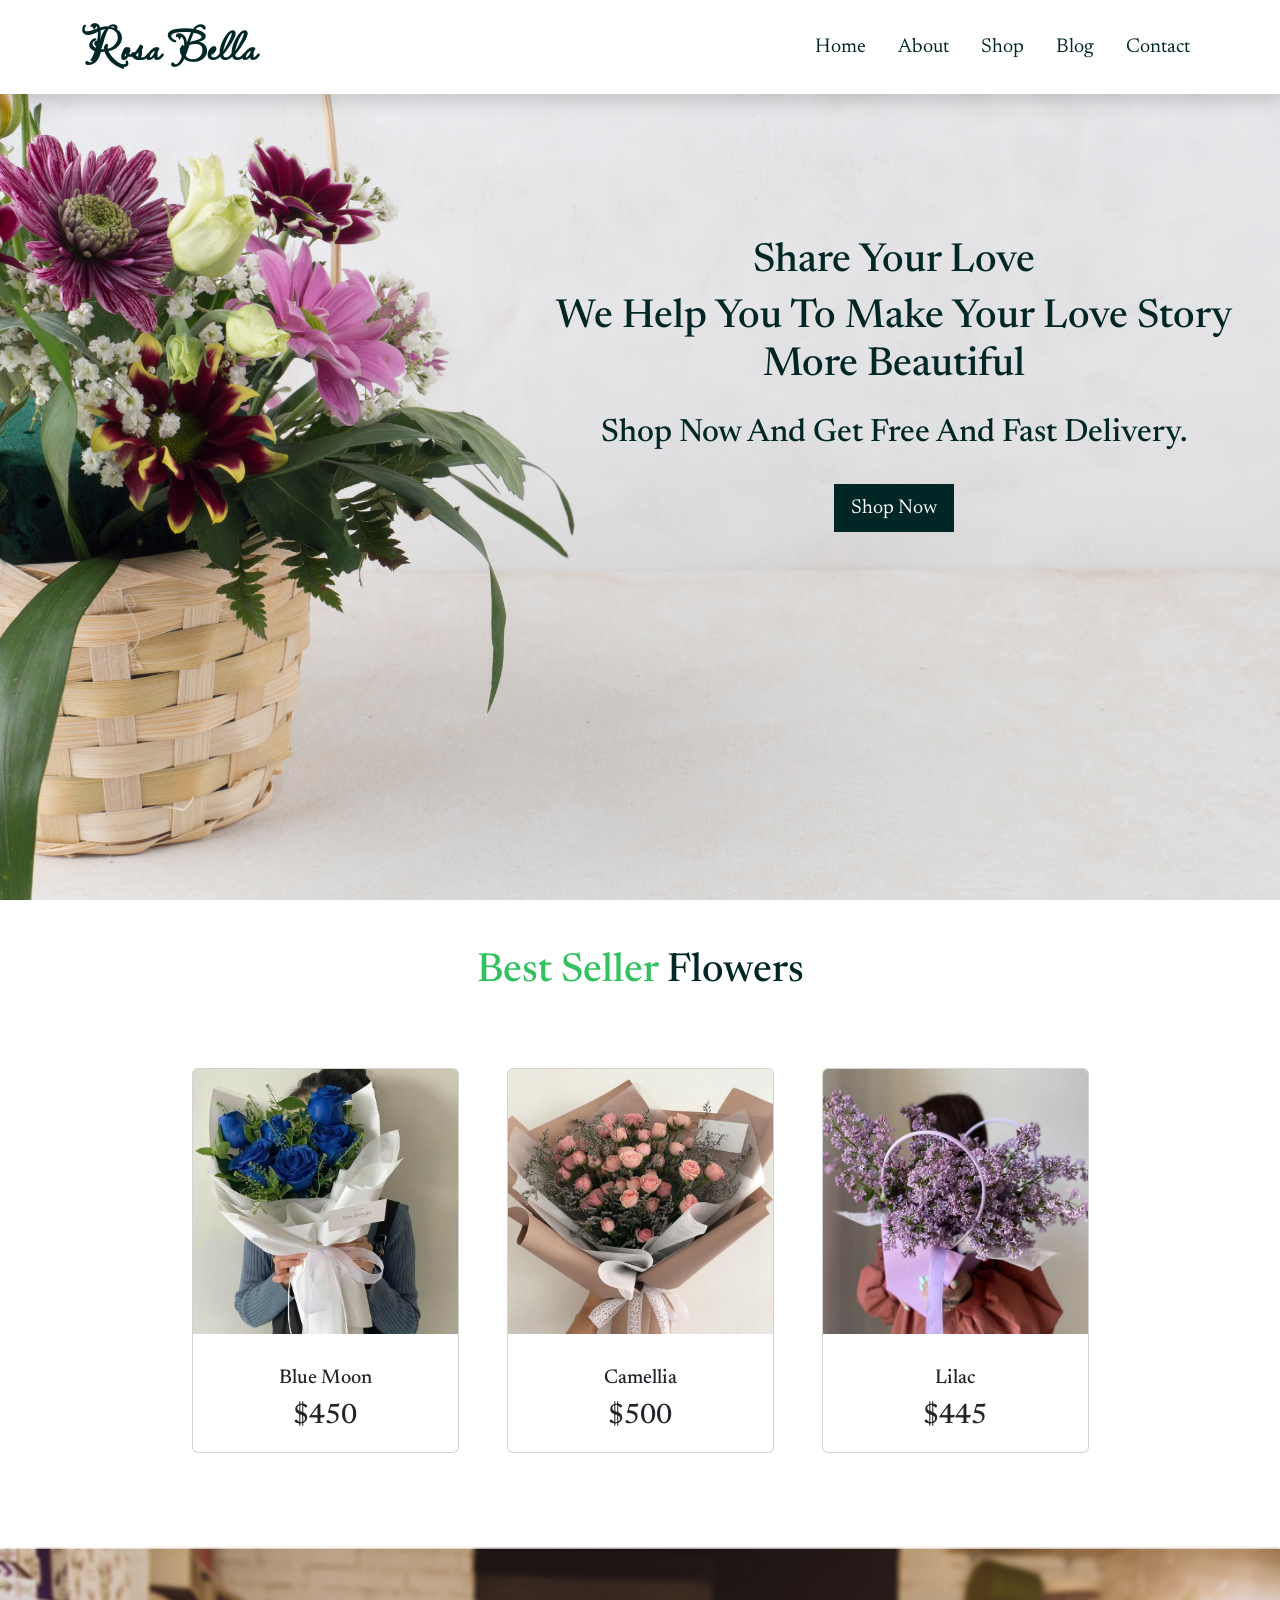
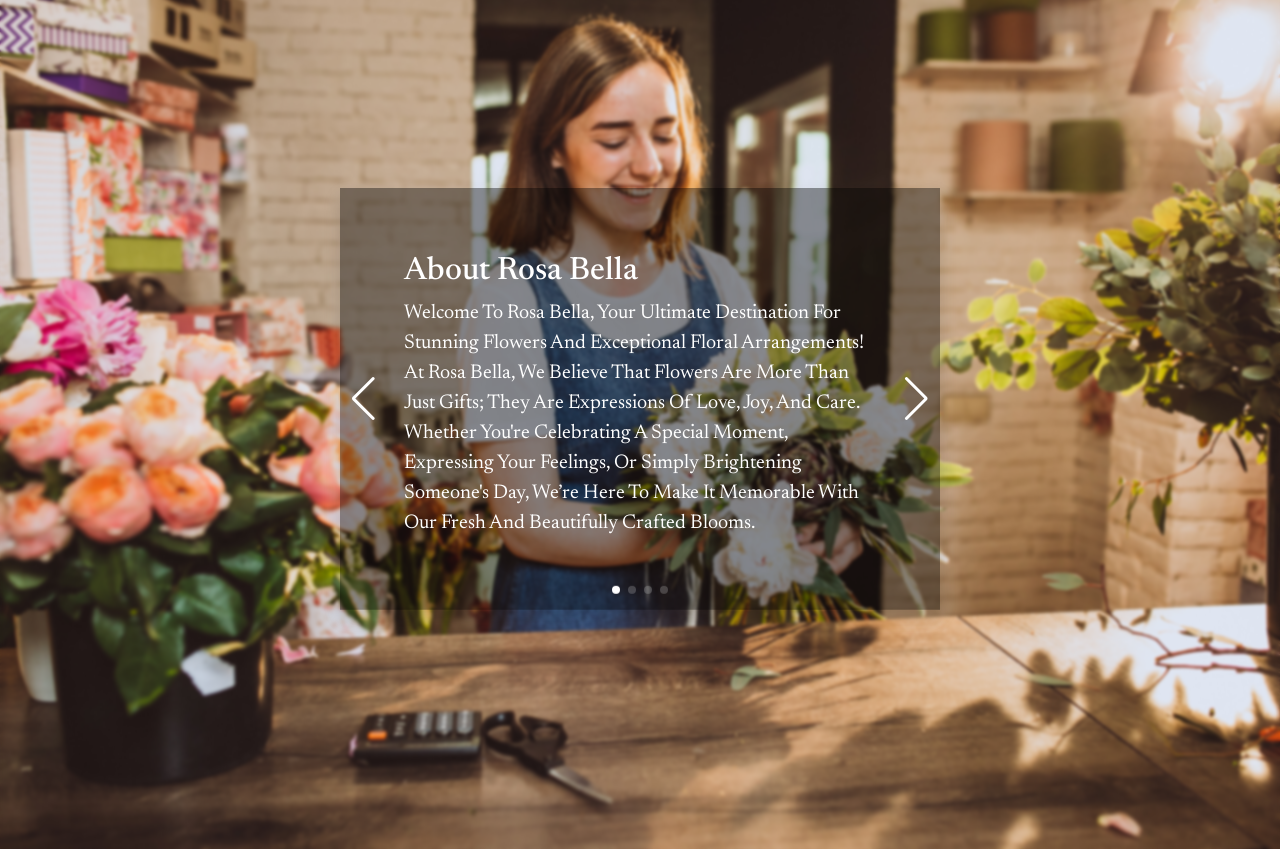
<file: index.html>
<!DOCTYPE html>
<html lang="en">
<head>
    <meta charset="UTF-8">
    <meta name="viewport" content="width=device-width, initial-scale=1.0">
    <link rel="preconnect" href="https://fonts.googleapis.com">
    <link rel="preconnect" href="https://fonts.gstatic.com" crossorigin>
    <link href="https://fonts.googleapis.com/css2?family=Markazi+Text:wght@400..700&family=Newsreader:ital,opsz,wght@0,6..72,200..800;1,6..72,200..800&display=swap" rel="stylesheet">
    <link href="https://cdnjs.cloudflare.com/ajax/libs/font-awesome/6.0.0/css/all.min.css" rel="stylesheet">
    <link href="https://fonts.googleapis.com/css2?family=Lavishly+Yours&display=swap" rel="stylesheet">
    <title>Home</title>
    <link rel="stylesheet" href="https://unpkg.com/swiper/swiper-bundle.min.css" />
    <script src="https://unpkg.com/swiper/swiper-bundle.min.js"></script>
    <link rel="stylesheet" href="https://cdnjs.cloudflare.com/ajax/libs/bootstrap/5.3.0/css/bootstrap.min.css">
    <script src="https://cdnjs.cloudflare.com/ajax/libs/bootstrap/5.3.0/js/bootstrap.bundle.min.js"></script>
    <link rel="stylesheet" href="style.css">
</head>
<body class="m-0 p-0">
  <header class="header bg">
    <nav class="navbar navbar-expand-lg navbar-light bg-white shadow">
      <div class="container">
        <a class="navbar-brand" href="home.html" style="font-family:Lavishly Yours, serif;font-weight: 600;font-size: 45px;">rosa bella</a>
        <button class="navbar-toggler" type="button" data-bs-toggle="collapse" data-bs-target="#navbarNav" aria-controls="navbarNav" aria-expanded="false" aria-label="Toggle navigation">
          <span class="navbar-toggler-icon"></span>
        </button>
        <div class="collapse navbar-collapse justify-content-end" id="navbarNav">
          <ul class="navbar-nav mb-2 mb-lg-0 gap-3">
            <li class="nav-item active fs-5">
              <a class="nav-link" href="index.html">Home</a>
            </li>
            <li class="nav-item fs-5">
              <a class="nav-link" href="index.html#about">about</a>
            </li>
            <li class="nav-item fs-5">
              <a class="nav-link" href="shop.html">shop</a>
            </li>
            <li class="nav-item fs-5">
              <a class="nav-link" href="blog.html">Blog</a>
            </li>
            <li class="nav-item fs-5">
              <a class="nav-link" href="contact.html">contact</a>
            </li>
          </ul>
        </div>
      </div>
    </nav>
    <div class="header-text d-flex flex-column align-items-end text-center mx-5 mt-5">
      <div class="mt-5 glass-bg">
        <h1 class="mb-2 mt-5">Share Your Love</h1>
        <h1 class="mb-4">We help you to make your love story <br>more beautiful</h1>
        <h2>Shop now and get free and fast delivery.</h2>
        <a class="btn text-white rounded-0 btn-lg m-4" href="shop.html">Shop Now</a>
      </div>
    </div>
  </header>
  <section class="best-flower position-relative text-center h-auto my-5">
    <div class="main-text "><h2 class="fs-1 my-4"><span>Best seller</span> flowers</h3></div>
    <div class="container p-5 ">
      <div class="row d-flex align-items-center justify-content-center gap-5">
        <div class="card col-lg-3 col-md-6 col-sm-8 text-center p-0">
          <div class="card-icon text-white position-absolute top-0 end-0 z-2">
            <i class="fa-regular fa-heart"></i>
          </div>
          <img src="imgs/Blue Moon Rose.jpg" class="card-img-top img-fluid " alt="...">
          <img src="imgs/Blue Moon Rose2.jpg" class="card-img-top img-fluid img-2" alt="">
          <div class="card-body">
            <h5 class="card-title mt-3">Blue Moon </h5>
            <div class="price position-relative">
              <h3 class="position-absolute top-50 start-50 translate-middle">$450</h3>
              <a href="shop.html#products" class="btn text-white rounded-0"><i class="fa-solid fa-cart-shopping btn-icon mx-2"></i>view more</a>
            </div>
          </div>
        </div>
        <div class="card col-lg-3 col-md-6 col-sm-8 text-center p-0">
          <div class="card-icon text-white position-absolute top-0 end-0 z-2">
            <i class="fa-regular fa-heart"></i>
          </div>
          <img src="imgs/Camellia Rose.jpg" class="card-img-top img-fluid" alt="...">
          <img src="imgs/Camellia Rose2.jpg" class="card-img-top img-fluid img-2" alt="">
          <div class="card-body">
            <h5 class="card-title mt-3">Camellia</h5>
            <div class="price position-relative">
              <h3 class="position-absolute top-50 start-50 translate-middle">$500</h3>
              <a href="shop.html#products" class="btn text-white rounded-0"><i class="fa-solid fa-cart-shopping btn-icon mx-2"></i>view more</a>
            </div>
          </div>
        </div>
        <div class="card col-lg-3 col-md-6 col-sm-8 text-center p-0">
          <div class="card-icon text-white position-absolute top-0 end-0 z-2">
            <i class="fa-regular fa-heart"></i>
          </div>
          <img src="imgs/Lilac.jpg" class="card-img-top img-fluid" alt="...">
          <img src="imgs/Lilac2.jpg" class="card-img-top img-fluid img-2" alt="...">
          <div class="card-body">
            <h5 class="card-title mt-3">Lilac</h5>
            <div class="price position-relative">
              <h3 class="position-absolute top-50 start-50 translate-middle">$445</h3>
              <a href="shop.html#products" class="btn text-white rounded-0"><i class="fa-solid fa-cart-shopping btn-icon mx-2"></i>view more</a>
            </div>
          </div>
        </div>
      </div>
    </div>
  </section>
  <section class="about d-flex justify-content-center align-items-center position-relative" id="about">
    <div class="slider-container swiper shadow h-auto w-100 d-flex justify-content-center align-items-center position-absolute top-50 start-50 translate-middle z-2">
        <div class="swiper-wrapper d-flex">
            <div class="swiper-slide text-white w-100 h-auto d-flex flex-column justify-content-center align-items-center p-5">
                <div class="slider-content text-left p-3">
                    <h2 class="fs-2">About Rosa Bella</h2>
                    <p class="fs-5 my-2 lh-base">
                        Welcome to Rosa Bella, your ultimate destination for stunning flowers and exceptional floral arrangements!
                        At Rosa Bella, we believe that flowers are more than just gifts; they are expressions of love, joy, and care.
                        Whether you're celebrating a special moment, expressing your feelings, or simply brightening someone's day,
                        we’re here to make it memorable with our fresh and beautifully crafted blooms.
                    </p>
                </div>
            </div>
            <div class="swiper-slide text-white w-100 h-auto d-flex flex-column justify-content-center align-items-center p-5">
                <div class="slider-content text-left p-3">
                    <h2 class="fs-2">What We Offer</h2>
                    <p class="fs-5 my-2 lh-base">
                        <strong>Fresh Flowers:</strong> Handpicked to ensure the highest quality and longest-lasting beauty.<br>
                        <strong>Custom Arrangements:</strong> Tailored designs that match your vision for any occasion.<br>
                        <strong>Delivery Service:</strong> Bringing your favorite flowers to your doorstep with care and punctuality.
                    </p>
                </div>
            </div>
            <div class="swiper-slide text-white w-100 h-auto d-flex flex-column justify-content-center align-items-center p-5">
                <div class="slider-content text-left p-3">
                    <h2 class="fs-2">Our Mission</h2>
                    <p class="fs-5 my-2 lh-base">
                        To spread happiness and connect people through the timeless beauty of flowers.
                        At Rosa Bella, we are dedicated to providing exceptional service and unforgettable floral
                        experiences that leave a lasting impression.
                    </p>
                </div>
            </div>
            <div class="swiper-slide text-white w-100 h-auto d-flex flex-column justify-content-center align-items-center p-5">
                <div class="slider-content text-left p-3">
                    <h2 class="fs-2">Why Choose Us?</h2>
                    <p class="fs-5 my-2 lh-base">
                        <strong>Sustainably Sourced:</strong> We partner with local growers to ensure freshness and sustainability.<br>
                        <strong>Attention to Detail:</strong> Every bouquet is crafted with precision and love.<br>
                        <strong>Affordable Elegance:</strong> Stunning designs that suit your style and budget.<br>
                        Explore our collection today and let Rosa Bella bring a touch of natural beauty to your life.
                    </p>
                </div>
            </div>
        </div>
        <div class="swiper-pagination"></div>
        <div class="swiper-button-next"></div>
        <div class="swiper-button-prev"></div>
    </div>
  </section>
  <script src="script.js"></script>
</body>
</html>
</file>
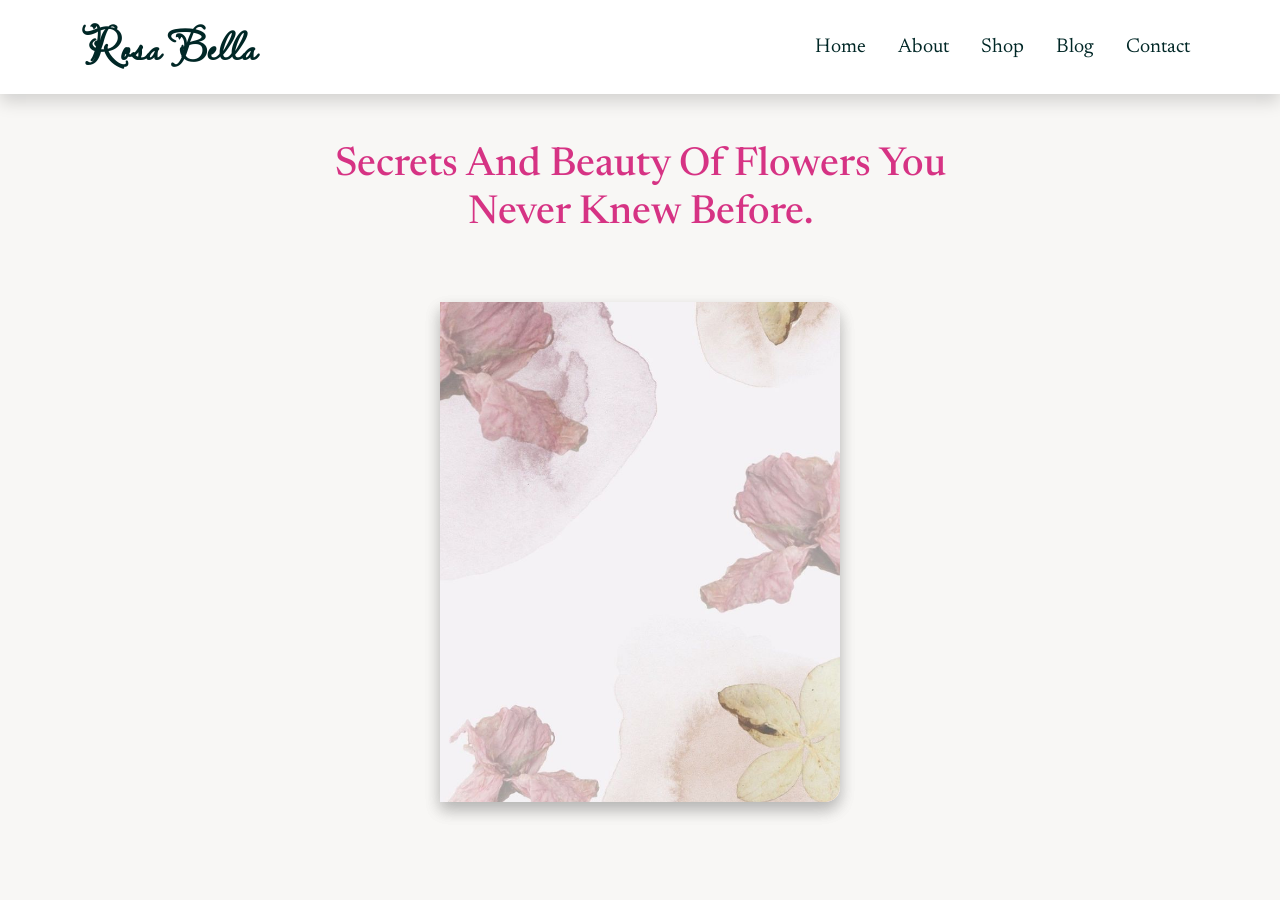
<file: blog.html>
<!DOCTYPE html>
<html lang="en">
<head>
        <meta charset="UTF-8">
        <meta name="viewport" content="width=device-width, initial-scale=1.0">
        <link rel="preconnect" href="https://fonts.googleapis.com">
        <link rel="preconnect" href="https://fonts.gstatic.com" crossorigin>
        <link href="https://fonts.googleapis.com/css2?family=Markazi+Text:wght@400..700&family=Newsreader:ital,opsz,wght@0,6..72,200..800;1,6..72,200..800&display=swap" rel="stylesheet">
        <link href="https://cdnjs.cloudflare.com/ajax/libs/font-awesome/6.0.0/css/all.min.css" rel="stylesheet">
        <link href="https://fonts.googleapis.com/css2?family=Lavishly+Yours&display=swap" rel="stylesheet">
        <title>blog</title>
        <link rel="stylesheet" href="https://unpkg.com/swiper/swiper-bundle.min.css" />
        <script src="https://unpkg.com/swiper/swiper-bundle.min.js"></script>
        <link rel="stylesheet" href="https://cdnjs.cloudflare.com/ajax/libs/bootstrap/5.3.0/css/bootstrap.min.css">
        <script src="https://cdnjs.cloudflare.com/ajax/libs/bootstrap/5.3.0/js/bootstrap.bundle.min.js"></script>
        <link rel="stylesheet" href="style.css">
</head>
<body style="background-color: rgb(248, 247, 245);">
    <header>
        <nav class="navbar navbar-expand-lg navbar-light bg-white shadow">
            <div class="container">
              <a class="navbar-brand" href="home.html" style="font-family:Lavishly Yours, serif;font-weight: 600;font-size: 45px;">rosa bella</a>
              <button class="navbar-toggler" type="button" data-bs-toggle="collapse" data-bs-target="#navbarNav" aria-controls="navbarNav" aria-expanded="false" aria-label="Toggle navigation">
                <span class="navbar-toggler-icon"></span>
              </button>
              <div class="collapse navbar-collapse justify-content-end" id="navbarNav">
                <ul class="navbar-nav mb-2 mb-lg-0 gap-3">
                  <li class="nav-item fs-5">
                    <a class="nav-link" href="index.html">Home</a>
                  </li>
                  <li class="nav-item fs-5">
                    <a class="nav-link" href="index.html#about">about</a>
                  </li>
                  <li class="nav-item fs-5">
                    <a class="nav-link" href="shop.html">shop</a>
                  </li>
                  <li class="nav-item active fs-5">
                    <a class="nav-link" href="blog.html">Blog</a>
                  </li>
                  <li class="nav-item fs-5">
                    <a class="nav-link" href="contact.html">contact</a>
                  </li>
                </ul>
              </div>
            </div>
        </nav>
    </header>
    <div class="text-center m-auto pt-5" style="color: #D63384;"><h1>Secrets and Beauty of Flowers You <br> Never Knew Before.</h1></div>
    <section class="flip-book d-flex justify-content-center align-items-center p-3 my-5">
        <input type="checkbox" id="checkbox-cover">
        <input type="checkbox" id="checkbox-page1">
        <input type="checkbox" id="checkbox-page2">
        <input type="checkbox" id="checkbox-page3">
        <input type="checkbox" id="checkbox-page4">
        <input type="checkbox" id="checkbox-page5">
        <input type="checkbox" id="checkbox-page6">
        <input type="checkbox" id="checkbox-page7">
        <div class="book">
            <div class="cover shadow">
                <label for="checkbox-cover"></label>
            </div>
            <div class="page" id="page1">
                <div class="front-page">
                    <img src="imgs/book-slid(1).png" alt="">
                    <h4 class="text-center" style="color: #D63384;">Did you know that every rose tells a story ?</h4>
                    <h5 class="text-center">That its colors and scents are not just a coincidence but carry meanings and messages? In this book, we will reveal the secrets of roses—from their rich history to their psychological benefits and the strangest types found around the world.</h5>
                    <label class="next" for="checkbox-page1"><i class="fas fa-chevron-right"></i></label>
                </div>
                <div class="back-page">
                    <img src="imgs/Camellia flower-slide.jpg">
                    <label class="prev" for="checkbox-page1"><i class="fas fa-chevron-left"></i></label>
                </div>
            </div>
            <div class="page" id="page2">
                <div class="front-page">
                    <h2 class="text-center" style="color: #D63384;">Camellia flower</h2>
                    <p class="px-3"><strong>Origin and History: </strong><br>
                        The camellia originated in East Asia, particularly in Japan, China, and Korea, where it was considered a royal flower and was cultivated in the gardens of palaces.
                        <br>It comes in a variety of colors, such as white, red, pink, and yellow, with each color carrying its own special meaning.
                    </p>
                    <p class="px-3">
                        <strong>Red Camellia</strong><i class="fa-solid fa-heart text-danger px-1"></i><i class="fa-solid fa-arrow-right pe-1"></i>Represents deep love and strong desire. <br>
                        <strong>pink Camellia</strong><i class="fa-solid fa-heart px-1" style="color: rgb(253, 135, 154);"></i><i class="fa-solid fa-arrow-right pe-1"></i>Signifies admiration, tenderness, and caring for others. <br>
                        <strong>Yellow Camellia</strong><i class="fa-solid fa-heart text-warning px-1"></i><i class="fa-solid fa-arrow-right pe-1"></i>Represents the desire for success and appreciation.
                    </p>
                    <label class="next" for="checkbox-page2"><i class="fas fa-chevron-right"></i></label>
                </div>
                <div class="back-page">
                    <img src="imgs/Black Baccara-slide.jpg">
                    <label class="prev" for="checkbox-page2"><i class="fas fa-chevron-left"></i></label>
                </div>
            </div>
            <div class="page" id="page3">
              <div class="front-page">
                  <h2 class="text-center" style="color: #D63384;">Black Baccara</h2>
                  <ul>
                    <li>This rose is known for its very deep red color that appears velvety black under low lighting, giving it a mysterious and unique appearance.</li>
                    <li>In fact, there are no completely natural black roses, but Black Baccara is one of the closest types to this color</li>
                  </ul>
                  <h5 class="text-center py-1" style="color: #D63384;">The meaning of the Black Baccara</h5>
                  <ol class="lh-lg">
                    <li><strong>Mystery and allure</strong>
                    <li><strong>Deep love and passion</strong>
                    <li><strong>Luxury and strength</strong>
                  </ol>
                  <label class="next" for="checkbox-page3"><i class="fas fa-chevron-right"></i></label>
              </div>
              <div class="back-page">
                  <img src="imgs/blue moon slide.jpg">
                  <label class="prev" for="checkbox-page3"><i class="fas fa-chevron-left"></i></label>
              </div>
            </div>
            <div class="page" id="page4">
              <div class="front-page">
                  <h2 class="text-center" style="color: #D63384;">blue moon</h2>
                  <ul>
                    <li>Despite its name, the Blue Moon rose is not entirely blue; instead, it has a soft lavender hue with a silvery-blue tint, making it one of the most captivating roses.</li>
                    <li>It carries a romantic and mysterious charm.</li>
                  </ul>
                  <h5 class="text-center py-1" style="color: #D63384;">The Blue Moon rose symbolizes</h5>
                  <ol class="mx-1 lh-lg">
                    <li><strong>Mystery and dreams</strong></li>
                    <li><strong>Rare and romantic love </strong></li>
                    <li><strong>Tranquility and reflection</strong></li>
                  </ol>
                  <label class="next" for="checkbox-page4"><i class="fas fa-chevron-right"></i></label>
              </div>
              <div class="back-page">
                  <img src="imgs/lilac-slide.jpg">
                  <label class="prev" for="checkbox-page4"><i class="fas fa-chevron-left"></i></label>
              </div>
            </div>
            <div class="page" id="page5">
              <div class="front-page">
                  <h2 class="text-center" style="color: #D63384;">lilac</h2>
                  <ul>
                    <li>Lilac is known as one of the most fragrant flowers in the world and is often used in the perfume industry for its soothing and distinctive scent.</li>
                    <li>The lilac flower is available in shades of light purple, violet, pink, and even white, with purple being the most common and distinctive color.</li>
                  </ul>
                  <h5 class="text-center py-1" style="color: #D63384;">Meaning of the Lilac Flower by Color</h5>
                  <ol>
                    <li><strong>Light Purple</strong><i class="fa-solid fa-heart px-1" style="color:#C8A2C8;"></i><i class="fa-solid fa-arrow-right px-1" style="color: #D63384;"></i>First love, dreamy romance</li>
                    <li><strong>Deep Violet</strong><i class="fa-solid fa-heart px-1" style="color:#994d74;"></i><i class="fa-solid fa-arrow-right px-1" style="color: #D63384;"></i>Spirituality and mystery.</li>
                    <li><strong>Pink </strong><i class="fa-solid fa-heart px-1" style="color:rgb(253, 135, 154);"></i><i class="fa-solid fa-arrow-right px-1" style="color: #D63384;"></i>Femininity and tenderness.</li>
                  </ol>
                  <label class="next" for="checkbox-page5"><i class="fas fa-chevron-right"></i></label>
              </div>
              <div class="back-page">
                  <img src="imgs/baby breath-slide.jpg">
                  <label class="prev" for="checkbox-page5"><i class="fas fa-chevron-left"></i></label>
              </div>
            </div>
            <div class="page" id="page6">
              <div class="front-page">
                  <h2 class="text-center" style="color: #D63384;">Baby’s Breath</h2>
                  <ul>
                    <li>It is characterized by its tiny flowers that resemble clouds, often appearing in bright white, though there are also pink and purple varieties.</li>
                    <li>Despite its delicate appearance, it has a long lifespan and withstands harsh conditions, making it a symbol of strength in gentleness.</li>
                  </ul>
                  <h5 class="text-center py-1" style="color: #D63384;">Meaning of Baby’s Breath by Color</h5>
                  <ol>
                    <li><strong>white</strong><i class="fa-solid fa-heart px-1 text-white"></i><i class="fa-solid fa-arrow-right px-1" style="color: #D63384;"></i>Purity, innocence, and true love.</li>
                    <li><strong>pink</strong><i class="fa-solid fa-heart px-1" style="color:rgb(253, 135, 154)"></i><i class="fa-solid fa-arrow-right px-1" style="color: #D63384;"></i>Tenderness, delicate love, and femininity.</li>
                    <li><strong>Blue</strong><i class="fa-solid fa-heart px-1 text-primary"></i><i class="fa-solid fa-arrow-right px-1" style="color: #D63384;"></i>Serenity and tranquility.</li>
                  </ol>
                  <label class="next" for="checkbox-page6"><i class="fas fa-chevron-right"></i></label>
              </div>
              <div class="back-page">
                  <img src="imgs/chocolate rose-slide.jpg">
                  <label class="prev" for="checkbox-page6"><i class="fas fa-chevron-left"></i></label>
              </div>
            </div>
            <div class="page" id="page7">
              <div class="front-page">
                  <h2 class="text-center" style="color: #D63384;">chocolate rose</h2>
                  <ul>
                    <li>It is distinguished by its deep red color with a chocolate-brown hue, making it one of the most mysterious and enchanting roses.</li>
                    <li>Some varieties exhibit a very dark burgundy shade that appears brown under low lighting.</li>
                  </ul>
                  <h5 class="text-center py-1" style="color: #D63384;">Meaning of the Chocolate Rose</h5>
                  <ol  class="lh-lg">
                    <li><strong>Mystery and allure</strong></li>
                    <li><strong>Deep and enduring love </strong></li>
                    <li><strong>Luxury and elegance </strong></li>
                  </ol>
                  <label class="next" for="checkbox-page7"><i class="fas fa-chevron-right"></i></label>
              </div>
              <div class="back-page">
                  <img src="imgs/sun flower-slide.jpg">
                  <label class="prev" for="checkbox-page7"><i class="fas fa-chevron-left"></i></label>
              </div>
            </div>
            <div class="page" id="page8">
              <div class="front-page">
                  <h2 class="text-center" style="color: #D63384;">sunflower</h2>
                  <ul>
                    <li>The sunflower is known for its ability to follow the sun throughout the day, a phenomenon called heliotropism.</li>
                    <li>When the flower is young, it moves from east to west with the sun's movement, but as it matures, it remains facing the east.</li>
                  </ul>
                  <h5 class="text-center py-1" style="color: #D63384;">Meaning of the Sunflower</h5>
                  <ol class="lh-lg mx-3">
                    <li><strong>Happiness and positivity</strong></li>
                    <li><strong>Strength and resilience</strong></li>
                    <li><strong>Loyalty and devotion</strong></li>
                    <li><strong>Good luck and success</strong></li>
                  </ol>
              </div>
            </div>
            <div class="back-cover shadow"></div>
            </div>
    </section>
</body>
</html>
</file>
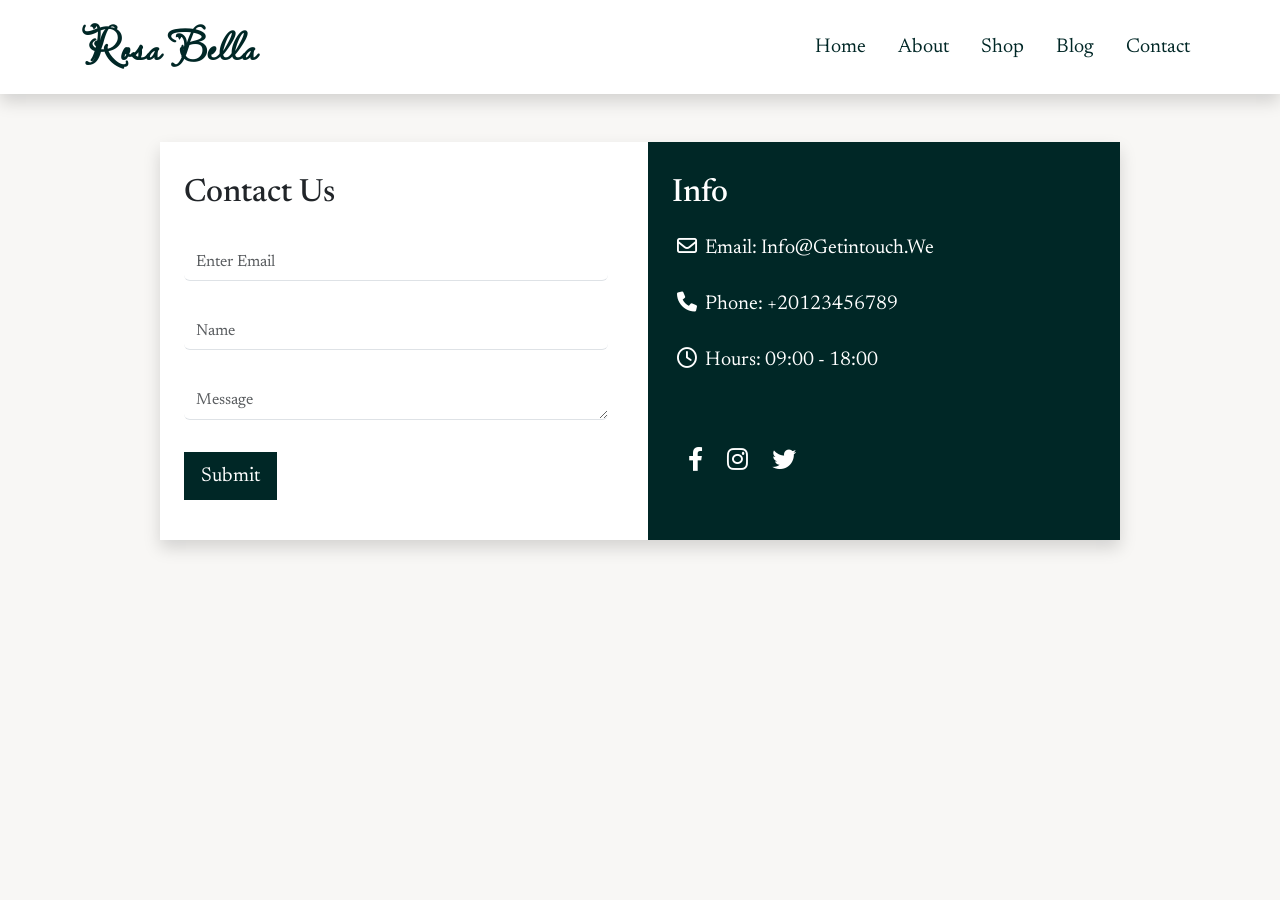
<file: contact.html>
<!DOCTYPE html>
<html lang="en">
<head>
    <meta charset="UTF-8">
    <meta name="viewport" content="width=device-width, initial-scale=1.0">
    <link rel="preconnect" href="https://fonts.googleapis.com">
    <link rel="preconnect" href="https://fonts.gstatic.com" crossorigin>
    <link href="https://fonts.googleapis.com/css2?family=Markazi+Text:wght@400..700&family=Newsreader:ital,opsz,wght@0,6..72,200..800;1,6..72,200..800&display=swap" rel="stylesheet">
    <link href="https://cdnjs.cloudflare.com/ajax/libs/font-awesome/6.0.0/css/all.min.css" rel="stylesheet">
    <link href="https://fonts.googleapis.com/css2?family=Lavishly+Yours&display=swap" rel="stylesheet">
    <title>contact</title>
    <link rel="stylesheet" href="https://unpkg.com/swiper/swiper-bundle.min.css" />
    <script src="https://unpkg.com/swiper/swiper-bundle.min.js"></script>
    <link rel="stylesheet" href="https://cdnjs.cloudflare.com/ajax/libs/bootstrap/5.3.0/css/bootstrap.min.css">
    <script src="https://cdnjs.cloudflare.com/ajax/libs/bootstrap/5.3.0/js/bootstrap.bundle.min.js"></script>
    <link rel="stylesheet" href="style.css">
</head>
<body style="background:rgb(248, 247, 245);">
    <header>
        <nav class="navbar navbar-expand-lg navbar-light bg-white shadow">
            <div class="container">
              <a class="navbar-brand" href="home.html" style="font-family:Lavishly Yours, serif;font-weight: 600;font-size: 45px;">rosa bella</a>
              <button class="navbar-toggler" type="button" data-bs-toggle="collapse" data-bs-target="#navbarNav" aria-controls="navbarNav" aria-expanded="false" aria-label="Toggle navigation">
                <span class="navbar-toggler-icon"></span>
              </button>
              <div class="collapse navbar-collapse justify-content-end" id="navbarNav">
                <ul class="navbar-nav mb-2 mb-lg-0 gap-3">
                  <li class="nav-item fs-5">
                    <a class="nav-link" href="index.html">Home</a>
                  </li>
                  <li class="nav-item fs-5">
                    <a class="nav-link" href="index.html#about">about</a>
                  </li>
                  <li class="nav-item fs-5">
                    <a class="nav-link" href="shop.html">shop</a>
                  </li>
                  <li class="nav-item fs-5">
                    <a class="nav-link" href="blog.html">Blog</a>
                  </li>
                  <li class="nav-item active fs-5">
                    <a class="nav-link" href="contact.html">contact</a>
                  </li>
                </ul>
              </div>
            </div>
        </nav>
    </header>
    <section class="contact-container position-relative bg-white d-flex flex-lg-row gap-3 my-5 shadow w-75 mx-auto flex-wrap-reverse flex-md-nowrap ">
      <div class="form-section position-relative w-100 w-lg-50 p-4">
        <h2 class="py-2">Contact Us</h2>
        <form>
          <div class="form-group py-3">
            <input type="email" class="form-control border-0 border-bottom shadow-none" id="exampleInputEmail1" aria-describedby="emailHelp" placeholder="Enter email">
          </div>
          <div class="form-group py-3">
            <input type="text" class="form-control border-0 border-bottom shadow-none" id="InputName" placeholder="name">
          </div>
          <div class="form-group py-3">
            <textarea class="form-control border-0 border-bottom shadow-none" id="Textarea" rows="1" placeholder="message"></textarea>
          </div>
          <button type="submit" class="btn text-white rounded-0 btn-lg my-3">Submit</button>
        </form>
      </div>
      
      <div class="info-section text-white w-100 w-lg-50  p-4 fs-5" style="background-color: rgb(0, 39, 38);">
        <h2 class="py-2">Info</h2>
        <p><i class="fa-regular fa-envelope pe-2"></i>Email: info@getintouch.we</p>
        <p><i class="fa-solid fa-phone pe-2"></i>Phone: +20123456789</p>
        <p><i class="fa-regular fa-clock pe-2"></i>Hours: 09:00 - 18:00</p>
        <div class="d-flex align-items-end gap-4 p-3 fs-4" style="height: 100px;">
          <a href=""><i class="fa-brands fa-facebook-f"></i></a>
          <a href=""><i class="fa-brands fa-instagram"></i></a>
          <a href=""><i class="fa-brands fa-twitter"></i></a>
        </div>
      </div>
    </section>
    
    <script src="script.js"></script>
</body>
</html>
</file>
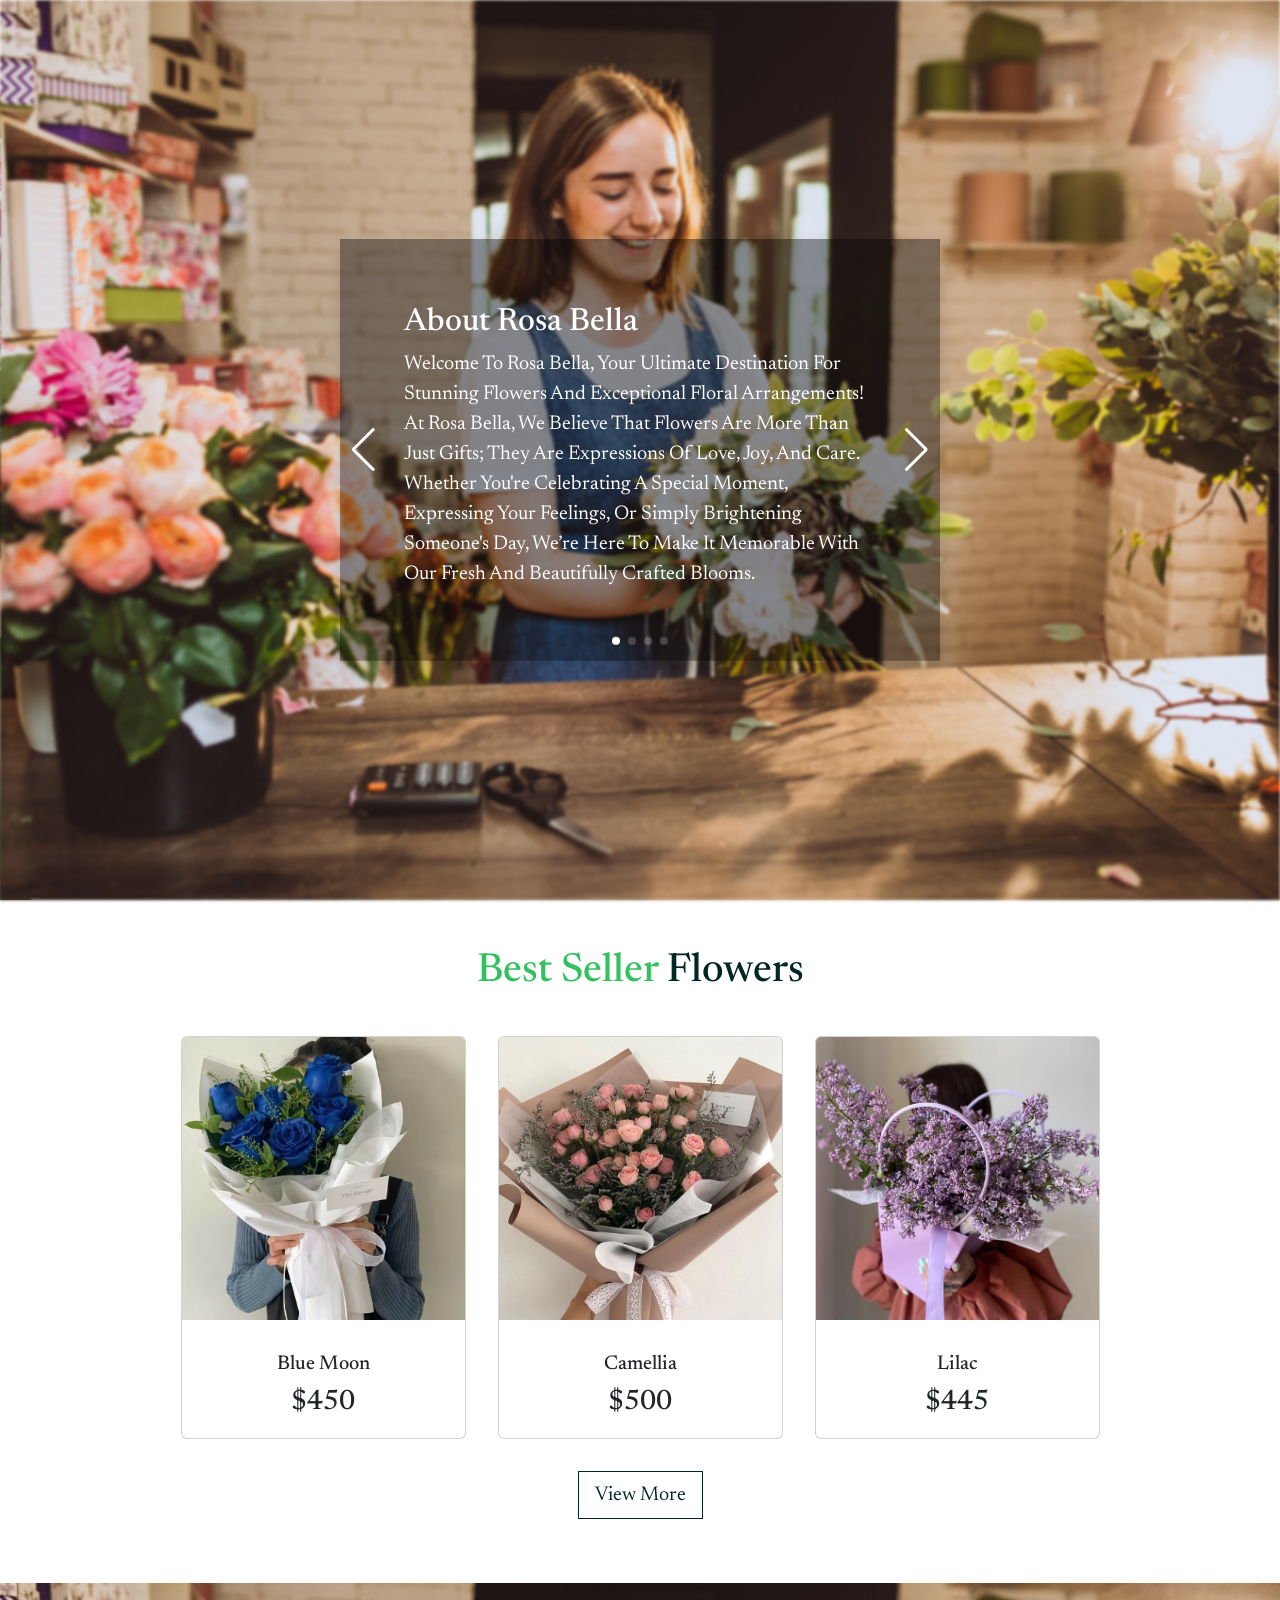
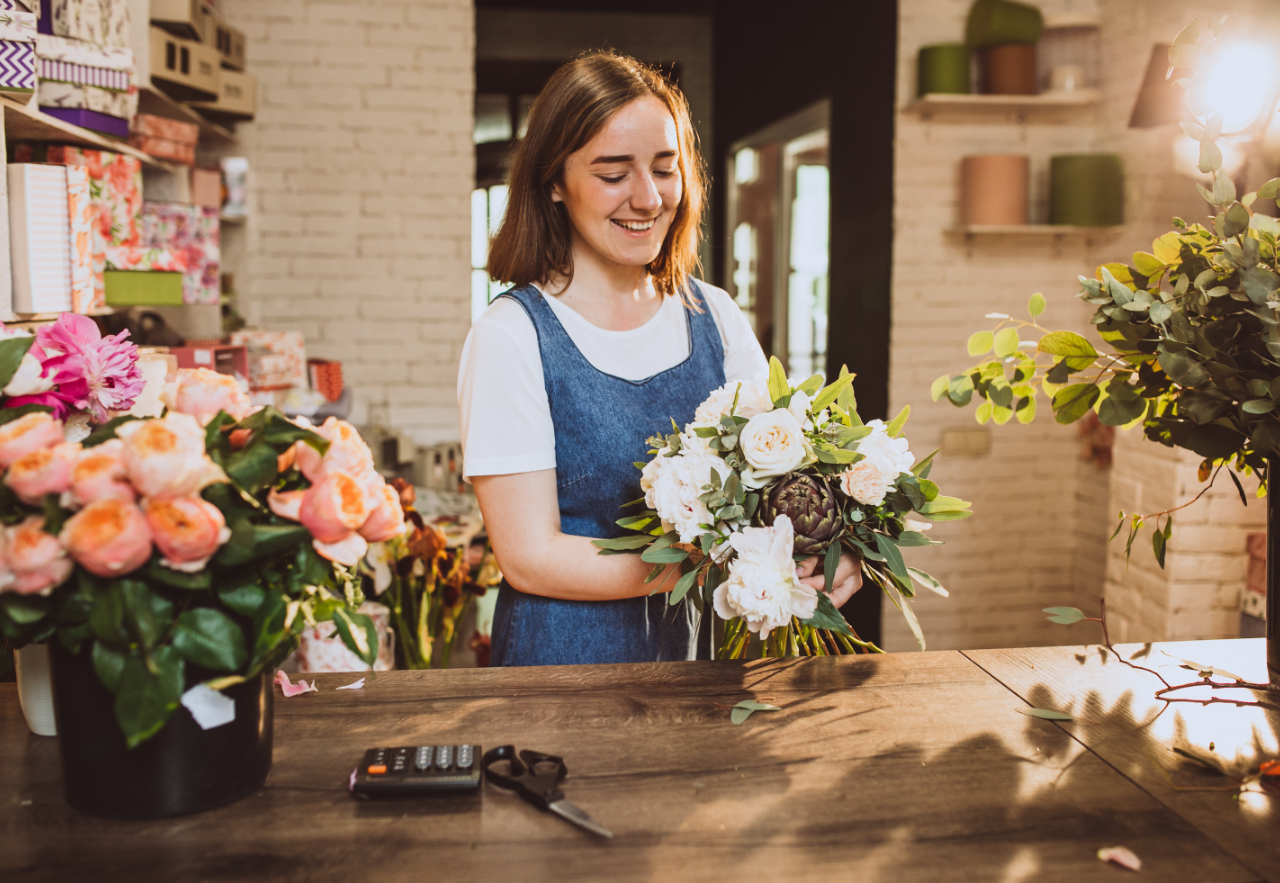
<file: home.html>
<!DOCTYPE html>
<html lang="en">
<head>
    <meta charset="UTF-8">
    <meta name="viewport" content="width=device-width, initial-scale=1.0">
    <link rel="preconnect" href="https://fonts.googleapis.com">
    <link rel="preconnect" href="https://fonts.gstatic.com" crossorigin>
    <link href="https://fonts.googleapis.com/css2?family=Markazi+Text:wght@400..700&family=Newsreader:ital,opsz,wght@0,6..72,200..800;1,6..72,200..800&display=swap" rel="stylesheet">
    <link href="https://cdnjs.cloudflare.com/ajax/libs/font-awesome/6.0.0/css/all.min.css" rel="stylesheet">
    <link href="https://fonts.googleapis.com/css2?family=Lavishly+Yours&display=swap" rel="stylesheet">
    <title>Home</title>
    <link rel="stylesheet" href="https://unpkg.com/swiper/swiper-bundle.min.css" />
    <script src="https://unpkg.com/swiper/swiper-bundle.min.js"></script>
    <link rel="stylesheet" href="https://cdnjs.cloudflare.com/ajax/libs/bootstrap/5.3.0/css/bootstrap.min.css">
    <script src="https://cdnjs.cloudflare.com/ajax/libs/bootstrap/5.3.0/js/bootstrap.bundle.min.js"></script>
    <link rel="stylesheet" href="style.css">
</head>
<body class="m-0 p-0">
  <header class="header bg">
    <nav class="navbar navbar-expand-lg navbar-light bg-white shadow">
      <div class="container">
        <a class="navbar-brand" href="home.html" style="font-family:Lavishly Yours, serif;font-weight: 600;font-size: 45px;">rosa bella</a>
        <button class="navbar-toggler" type="button" data-bs-toggle="collapse" data-bs-target="#navbarNav" aria-controls="navbarNav" aria-expanded="false" aria-label="Toggle navigation">
          <span class="navbar-toggler-icon"></span>
        </button>
        <div class="collapse navbar-collapse justify-content-end" id="navbarNav">
          <ul class="navbar-nav mb-2 mb-lg-0 gap-3">
            <li class="nav-item active fs-5">
              <a class="nav-link" href="home.html">Home</a>
            </li>
            <li class="nav-item fs-5">
              <a class="nav-link" href="home.html#about">about</a>
            </li>
            <li class="nav-item fs-5">
              <a class="nav-link" href="shop.html">shop</a>
            </li>
            <li class="nav-item fs-5">
              <a class="nav-link" href="blog.html">Blog</a>
            </li>
            <li class="nav-item fs-5">
              <a class="nav-link" href="contact.html">contact</a>
            </li>
          </ul>
        </div>
      </div>
    </nav>
    <div class="header-text d-flex flex-column align-items-end text-center mx-5 mt-5">
      <div class="mt-5 glass-bg">
        <h1 class="mb-2 mt-5">Share Your Love</h1>
        <h1 class="mb-4">We help you to make your love story <br>more beautiful</h1>
        <h2>Shop now and get free and fast delivery.</h2>
        <a class="btn text-white rounded-0 btn-lg m-4" href="shop.html">Shop Now</a>
      </div>
    </div>
  </header>
  <section class="best-flower position-relative text-center h-auto my-5">
    <div class="main-text "><h2 class="fs-1 my-4"><span>Best seller</span> flowers</h3></div>
    <div class="container">
      <div class="row justify-content-center">
        <div class="card col-lg-3 col-md-4 col-sm-6 col-12 text-center p-0 m-3">
          <div class="card-icon text-white position-absolute top-0 end-0 z-2">
            <i class="fa-regular fa-heart"></i>
          </div>
          <img src="imgs/Blue Moon Rose.jpg" class="card-img-top img-fluid " alt="...">
          <img src="imgs/Blue Moon Rose2.jpg" class="card-img-top img-fluid img-2" alt="">
          <div class="card-body">
            <h5 class="card-title mt-3">Blue Moon </h5>
            <div class="price position-relative">
              <h3 class="position-absolute top-50 start-50 translate-middle">$450</h3>
              <button href="#" class="btn text-white rounded-0"><i class="fa-solid fa-cart-shopping btn-icon mx-2"></i>add to cart</button>
            </div>
          </div>
        </div>
        <div class="card col-lg-3 col-md-4 col-sm-6 col-12 text-center p-0 m-3">
          <div class="card-icon text-white position-absolute top-0 end-0 z-2">
            <i class="fa-regular fa-heart"></i>
          </div>
          <img src="imgs/Camellia Rose.jpg" class="card-img-top img-fluid" alt="...">
          <img src="imgs/Camellia Rose2.jpg" class="card-img-top img-fluid img-2" alt="">
          <div class="card-body">
            <h5 class="card-title mt-3">Camellia</h5>
            <div class="price position-relative">
              <h3 class="position-absolute top-50 start-50 translate-middle">$500</h3>
              <button href="#" class="btn text-white rounded-0"><i class="fa-solid fa-cart-shopping btn-icon mx-2"></i>add to cart</button>
            </div>
          </div>
        </div>
        <div class="card col-lg-3 col-md-4 col-sm-6 col-12 text-center p-0 m-3">
          <div class="card-icon text-white position-absolute top-0 end-0 z-2">
            <i class="fa-regular fa-heart"></i>
          </div>
          <img src="imgs/Lilac.jpg" class="card-img-top img-fluid" alt="...">
          <img src="imgs/Lilac2.jpg" class="card-img-top img-fluid img-2" alt="...">
          <div class="card-body">
            <h5 class="card-title mt-3">Lilac</h5>
            <div class="price position-relative">
              <h3 class="position-absolute top-50 start-50 translate-middle">$445</h3>
              <button href="#" class="btn text-white rounded-0"><i class="fa-solid fa-cart-shopping btn-icon mx-2"></i>add to cart</button>
            </div>
          </div>
        </div>
      </div>
    </div>
    <div class="view-more d-flex justify-content-center mb-5 ">
      <a href="shop.html" class="btn btn-lg rounded-0 my-3">view more</a>
    </div>
  </section>
  <section class="about d-flex justify-content-center align-items-center" id="about">
    <div class="slider-container swiper shadow h-auto w-90 d-flex justify-content-center align-items-center position-absolute top-50 start-50 translate-middle z-2">
        <div class="swiper-wrapper d-flex">
            <div class="swiper-slide text-white w-100 h-a d-flex flex-column justify-content-center align-items-center">
                <div class="slider-content text-left p-3 m-5">
                    <h2 class="fs-2">About Rosa Bella</h2>
                    <p class="fs-5 my-2 lh-base">
                        Welcome to Rosa Bella, your ultimate destination for stunning flowers and exceptional floral arrangements!
                        At Rosa Bella, we believe that flowers are more than just gifts; they are expressions of love, joy, and care.
                        Whether you're celebrating a special moment, expressing your feelings, or simply brightening someone's day,
                        we’re here to make it memorable with our fresh and beautifully crafted blooms.
                    </p>
                </div>
            </div>
            <div class="swiper-slide text-white w-100 h-auto d-flex flex-column justify-content-center align-items-center">
                <div class="slider-content text-left p-3 m-5">
                    <h2 class="fs-2">What We Offer</h2>
                    <p class="fs-5 my-2 lh-base">
                        <strong>Fresh Flowers:</strong> Handpicked to ensure the highest quality and longest-lasting beauty.<br>
                        <strong>Custom Arrangements:</strong> Tailored designs that match your vision for any occasion.<br>
                        <strong>Delivery Service:</strong> Bringing your favorite flowers to your doorstep with care and punctuality.
                    </p>
                </div>
            </div>
            <div class="swiper-slide text-white w-100 h-auto d-flex flex-column justify-content-center align-items-center">
                <div class="slider-content text-left p-3 m-5">
                    <h2 class="fs-2">Our Mission</h2>
                    <p class="fs-5 my-2 lh-base">
                        To spread happiness and connect people through the timeless beauty of flowers.
                        At Rosa Bella, we are dedicated to providing exceptional service and unforgettable floral
                        experiences that leave a lasting impression.
                    </p>
                </div>
            </div>
            <div class="swiper-slide text-white w-100 h-auto d-flex flex-column justify-content-center align-items-center">
                <div class="slider-content text-left p-3 m-5">
                    <h2 class="fs-2">Why Choose Us?</h2>
                    <p class="fs-5 my-2 lh-base">
                        <strong>Sustainably Sourced:</strong> We partner with local growers to ensure freshness and sustainability.<br>
                        <strong>Attention to Detail:</strong> Every bouquet is crafted with precision and love.<br>
                        <strong>Affordable Elegance:</strong> Stunning designs that suit your style and budget.<br>
                        Explore our collection today and let Rosa Bella bring a touch of natural beauty to your life.
                    </p>
                </div>
            </div>
        </div>
        <div class="swiper-pagination"></div>
        <div class="swiper-button-next"></div>
        <div class="swiper-button-prev"></div>
    </div>
</section>
  <script src="script.js"></script>
</body>
</html>
</file>
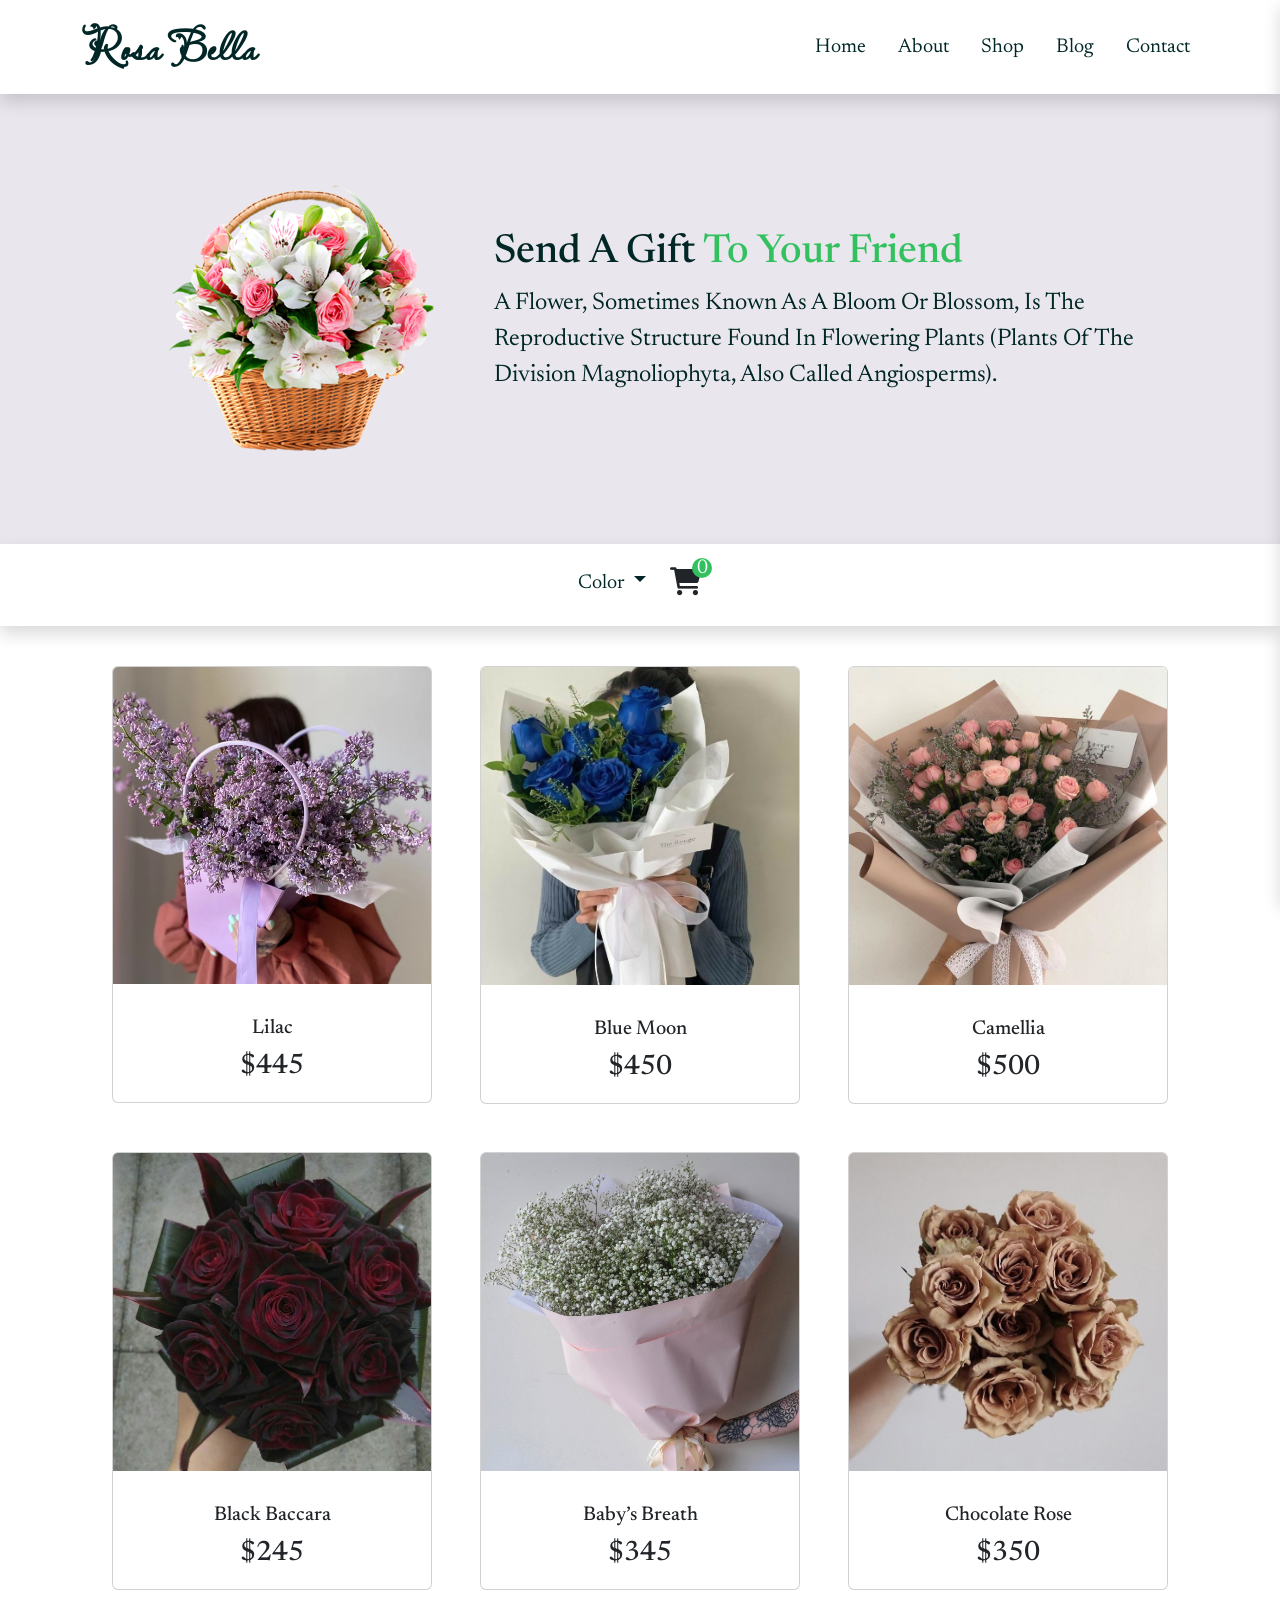
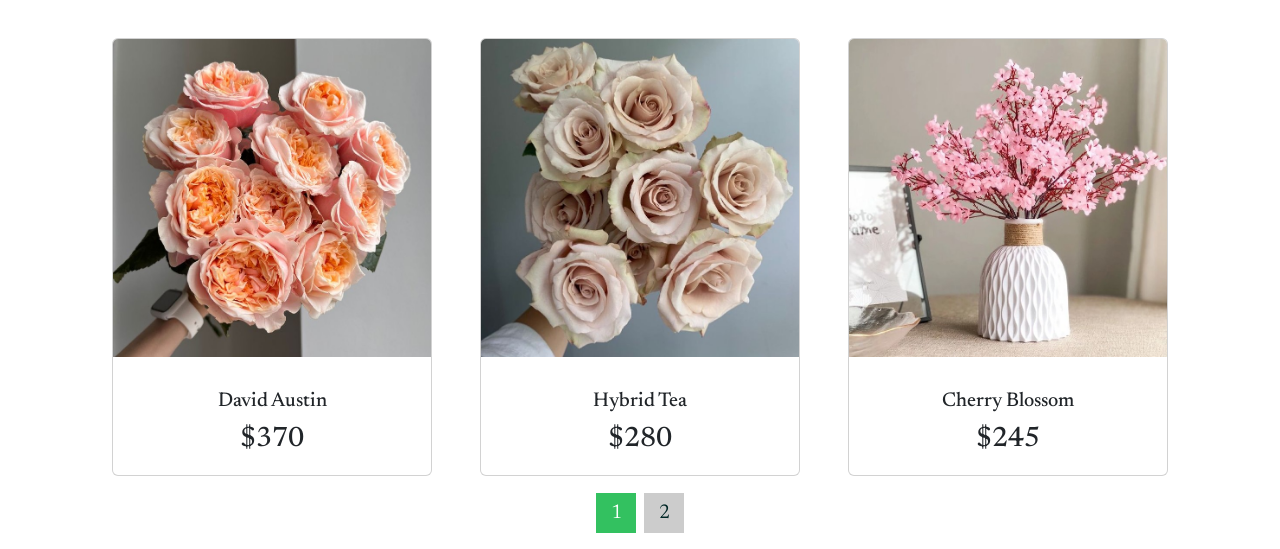
<file: shop.html>
<!DOCTYPE html>
<html lang="en">
<head>
    <meta charset="UTF-8">
    <meta name="viewport" content="width=device-width, initial-scale=1.0">
    <link rel="preconnect" href="https://fonts.googleapis.com">
    <link rel="preconnect" href="https://fonts.gstatic.com" crossorigin>
    <link href="https://fonts.googleapis.com/css2?family=Markazi+Text:wght@400..700&family=Newsreader:ital,opsz,wght@0,6..72,200..800;1,6..72,200..800&display=swap" rel="stylesheet">
    <link href="https://fonts.googleapis.com/css2?family=Lavishly+Yours&display=swap" rel="stylesheet">
    <link href="https://cdnjs.cloudflare.com/ajax/libs/font-awesome/6.0.0/css/all.min.css" rel="stylesheet">
    <title>Shop</title>
    <link rel="stylesheet" href="https://unpkg.com/swiper/swiper-bundle.min.css" />
    <script src="https://unpkg.com/swiper/swiper-bundle.min.js"></script>
    <link rel="stylesheet" href="https://cdnjs.cloudflare.com/ajax/libs/bootstrap/5.3.0/css/bootstrap.min.css">
    <script src="https://cdnjs.cloudflare.com/ajax/libs/bootstrap/5.3.0/js/bootstrap.bundle.min.js"></script>
    <link rel="stylesheet" href="style.css">
</head>
<body>
    <header class="header">
      <nav class="navbar navbar-expand-lg navbar-light bg-white shadow">
        <div class="container">
          <a class="navbar-brand" href="home.html" style="font-family:Lavishly Yours, serif;font-weight: 600;font-size: 45px;">rosa bella</a>
          <button class="navbar-toggler" type="button" data-bs-toggle="collapse" data-bs-target="#navbarNav" aria-controls="navbarNav" aria-expanded="false" aria-label="Toggle navigation">
            <span class="navbar-toggler-icon"></span>
          </button>
          <div class="collapse navbar-collapse justify-content-end" id="navbarNav">
            <ul class="navbar-nav mb-2 mb-lg-0 gap-3">
              <li class="nav-item fs-5">
                <a class="nav-link" href="index.html">Home</a>
              </li>
              <li class="nav-item fs-5">
                <a class="nav-link" href="index.html#about">about</a>
              </li>
              <li class="nav-item active fs-5">
                <a class="nav-link" href="shop.html">shop</a>
              </li>
              <li class="nav-item fs-5">
                <a class="nav-link" href="blog.html">Blog</a>
              </li>
              <li class="nav-item fs-5">
                <a class="nav-link" href="contact.html">contact</a>
              </li>
            </ul>
          </div>
        </div>
      </nav>
    </header>
    <div class="send-gift d-flex justify-content-center align-items-center p-5 gap-5">
        <div class="img w-20"><img src="imgs/f4.png" style="width: 300px;" alt="">
        </div>
        <div class="text">
          <h2 class="fs-1">send a gift <span>to your friend</span></h2>
          <p class="fs-4 lh-base">A flower, sometimes known as a bloom or blossom, is the
            <br>
            reproductive structure found in flowering plants (plants of the 
            <br>
            division Magnoliophyta, also called angiosperms).
          </p>
        </div>
    </div>
    <div class="filter position-sticky top-0 z-2 h-auto w-100 d-flex flex-row justify-content-center align-items-center shadow gap-5 p-4 mb-4 bg-white fs-5 ">
      <div class="d-flex gap-4">
        <div class="dropdown">
          <div class="dropdown-toggle" type="button" data-bs-toggle="dropdown" aria-expanded="false">
            color
          </div>
          <ul class="dropdown-menu">
            <li><a class="dropdown-item" href="#">all</a></li>
            <li><a class="dropdown-item" href="#">red</a></li>
            <li><a class="dropdown-item" href="#">yellow</a></li>
            <li><a class="dropdown-item" href="#">white</a></li>
            <li><a class="dropdown-item" href="#">pink</a></li>
          </ul>
        </div>
        <div class="shopping position-relative" id="cart-icon">
          <i class="fa-solid fa-cart-shopping fs-3"></i>
          <span class="quantity position-absolute top-0 start-100 translate-middle text-white rounded-circle p-2 d-flex justify-content-center align-items-center">0</span>
        </div>
      </div>
    </div>
    <section class="our-products d-flex">
      <div class="swiper mySwiper h-100 w-100">
        <div class="swiper-wrapper">
          <div class="swiper-slide">
            <div class="products-container d-flex flex-row flex-wrap align-items-center justify-content-center gap-3">
              <div class="card col-lg-3 col-md-4 col-sm-6 col-12 text-center p-0 m-3">
                <div class="card-icon text-white position-absolute top-0 end-0 z-2">
                  <i class="fa-regular fa-heart"></i>
                </div>
                <img src="imgs/Lilac.jpg" class="card-img-top img-fluid w-100" alt="...">
                <img src="imgs/Lilac2.jpg" class="card-img-top img-fluid w-100 img-2" alt="...">
                <div class="card-body">
                  <h5 class="card-title mt-3">Lilac</h5>
                  <div class="price position-relative">
                    <h3 class="position-absolute top-50 start-50 translate-middle">$445</h3>
                    <button href="#" class="btn text-white rounded-0"><i class="fa-solid fa-cart-shopping mx-2"></i>add to cart</button>
                  </div>
                </div>
              </div>
              <div class="card col-lg-3 col-md-4 col-sm-6 col-12 text-center p-0 m-3">
                <div class="card-icon text-white position-absolute top-0 end-0 z-2">
                  <i class="fa-regular fa-heart"></i>
                </div>
                <img src="imgs/Blue Moon Rose.jpg" class="card-img-top img-fluid w-100" alt="...">
                <img src="imgs/Blue Moon Rose2.jpg" class="card-img-top img-fluid w-100 img-2" alt="...">
                <div class="card-body">
                  <h5 class="card-title mt-3">Blue Moon</h5>
                  <div class="price position-relative">
                    <h3 class="position-absolute top-50 start-50 translate-middle">$450</h3>
                    <button href="#" class="btn text-white rounded-0"><i class="fa-solid fa-cart-shopping mx-2"></i>add to cart</button>
                  </div>
                </div>
              </div>     
              <div class="card col-lg-3 col-md-4 col-sm-6 col-12 text-center p-0 m-3">
                <div class="card-icon text-white position-absolute top-0 end-0 z-2">
                  <i class="fa-regular fa-heart"></i>
                </div>
                <img src="imgs/Camellia Rose.jpg" class="card-img-top img-fluid w-100" alt="...">
                <img src="imgs/Camellia Rose2.jpg" class="card-img-top img-fluid w-100 img-2" alt="...">
                <div class="card-body">
                  <h5 class="card-title mt-3">Camellia</h5>
                  <div class="price position-relative">
                    <h3 class="position-absolute top-50 start-50 translate-middle">$500</h3>
                    <button href="#" class="btn text-white rounded-0"><i class="fa-solid fa-cart-shopping mx-2"></i>add to cart</button>
                  </div>
                </div>
              </div>
              <div class="card col-lg-3 col-md-4 col-sm-6 col-12 text-center p-0 m-3">
                <div class="card-icon text-white position-absolute top-0 end-0 z-2">
                  <i class="fa-regular fa-heart"></i>
                </div>
                <img src="imgs/Black Baccara Rose.jpg" class="card-img-top img-fluid w-100" alt="...">
                <img src="imgs/Black Baccara Rose2.jpg" class="card-img-top img-fluid w-100 img-2" alt="...">
                <div class="card-body">
                  <h5 class="card-title mt-3">Black Baccara</h5>
                  <div class="price position-relative">
                    <h3 class="position-absolute top-50 start-50 translate-middle">$245</h3>
                    <button href="#" class="btn text-white rounded-0"><i class="fa-solid fa-cart-shopping mx-2"></i>add to cart</button>
                  </div>
                </div>
              </div>
              <div class="card col-lg-3 col-md-4 col-sm-6 col-12 text-center p-0 m-3">
                <div class="card-icon text-white position-absolute top-0 end-0 z-2">
                  <i class="fa-regular fa-heart"></i>
                </div>
                <img src="imgs/Baby’s Breath.jpg" class="card-img-top img-fluid w-100" alt="...">
                <img src="imgs/Baby’s Breath2.jpg" class="card-img-top img-fluid w-100 img-2" alt="...">
                <div class="card-body">
                  <h5 class="card-title mt-3">Baby’s Breath</h5>
                  <div class="price position-relative">
                    <h3 class="position-absolute top-50 start-50 translate-middle">$345</h3>
                    <button href="#" class="btn text-white rounded-0"><i class="fa-solid fa-cart-shopping mx-2"></i>add to cart</button>
                  </div>
                </div>
              </div>
              <div class="card col-lg-3 col-md-4 col-sm-6 col-12 text-center p-0 m-3">
                <div class="card-icon text-white position-absolute top-0 end-0 z-2">
                  <i class="fa-regular fa-heart"></i>
                </div>
                <img src="imgs/Chocolate Rose.jpg" class="card-img-top img-fluid w-100" alt="...">
                <img src="imgs/Chocolate Rose2.jpg" class="card-img-top img-fluid w-100 img-2" alt="...">
                <div class="card-body">
                  <h5 class="card-title mt-3">Chocolate Rose</h5>
                  <div class="price position-relative">
                    <h3 class="position-absolute top-50 start-50 translate-middle">$350</h3>
                    <button href="#" class="btn text-white rounded-0"><i class="fa-solid fa-cart-shopping mx-2"></i>add to cart</button>
                  </div>
                </div>
              </div>
              <div class="card col-lg-3 col-md-4 col-sm-6 col-12 text-center p-0 m-3">
                <div class="card-icon text-white position-absolute top-0 end-0 z-2">
                  <i class="fa-regular fa-heart"></i>
                </div>
                <img src="imgs/David Austin Rose2.jpg" class="card-img-top img-fluid w-100" alt="...">
                <img src="imgs/David Austin Rose.jpg" class="card-img-top img-fluid w-100 img-2" alt="...">
                <div class="card-body">
                  <h5 class="card-title mt-3">David Austin</h5>
                  <div class="price position-relative">
                    <h3 class="position-absolute top-50 start-50 translate-middle">$370</h3>
                    <button href="#" class="btn text-white rounded-0"><i class="fa-solid fa-cart-shopping mx-2"></i>add to cart</button>
                  </div>
                </div>
              </div>     
              <div class="card col-lg-3 col-md-4 col-sm-6 col-12 text-center p-0 m-3">
                <div class="card-icon text-white position-absolute top-0 end-0 z-2">
                  <i class="fa-regular fa-heart"></i>
                </div>
                <img src="imgs/Hybrid Tea.jpg" class="card-img-top img-fluid w-100" alt="...">
                <img src="imgs/Hybrid Tea2.jpg" class="card-img-top img-fluid w-100 img-2" alt="...">
                <div class="card-body">
                  <h5 class="card-title mt-3">Hybrid Tea</h5>
                  <div class="price position-relative">
                    <h3 class="position-absolute top-50 start-50 translate-middle">$280</h3>
                    <button href="#" class="btn text-white rounded-0"><i class="fa-solid fa-cart-shopping mx-2"></i>add to cart</button>
                  </div>
                </div>
              </div>
              <div class="card col-lg-3 col-md-4 col-sm-6 col-12 text-center p-0 m-3">
                <div class="card-icon text-white position-absolute top-0 end-0 z-2">
                  <i class="fa-regular fa-heart"></i>
                </div>
                <img src="imgs/Cherry Blossom.jpg" class="card-img-top img-fluid w-100" alt="...">
                <img src="imgs/Cherry Blossom2.jpg" class="card-img-top img-fluid w-100 img-2" alt="...">
                <div class="card-body">
                  <h5 class="card-title mt-3">Cherry Blossom</h5>
                  <div class="price position-relative">
                    <h3 class="position-absolute top-50 start-50 translate-middle">$245</h3>
                    <button href="#" class="btn text-white rounded-0"><i class="fa-solid fa-cart-shopping mx-2"></i>add to cart</button>
                  </div>
                </div>
              </div>
            </div>
          </div>
          <div class="swiper-slide">
            <div class="products-container d-flex flex-row flex-wrap align-items-center justify-content-center gap-3">
              <div class="card col-lg-3 col-md-4 col-sm-6 col-12 text-center p-0 m-3">
                <div class="card-icon text-white position-absolute top-0 end-0 z-2">
                  <i class="fa-regular fa-heart"></i>
                </div>
                <img src="imgs/Juliet Rose.jpg" class="card-img-top img-fluid w-100" alt="...">
                <img src="imgs/Juliet Rose2.jpg" class="card-img-top img-fluid w-100 img-2" alt="...">
                <div class="card-body">
                  <h5 class="card-title mt-3">Juliet</h5>
                  <div class="price position-relative">
                    <h3 class="position-absolute top-50 start-50 translate-middle">$165</h3>
                    <button href="#" class="btn text-white rounded-0"><i class="fa-solid fa-cart-shopping mx-2"></i>add to cart</button>
                  </div>
                </div>
              </div>
              <div class="card col-lg-3 col-md-4 col-sm-6 col-12 text-center p-0 m-3">
                <div class="card-icon text-white position-absolute top-0 end-0 z-2">
                  <i class="fa-regular fa-heart"></i>
                </div>
                <img src="imgs/Grand Gala Rose.jpg" class="card-img-top img-fluid w-100" alt="...">
                <img src="imgs/Grand Gala Rose2.jpg" class="card-img-top img-fluid w-100 img-2" alt="...">
                <div class="card-body">
                  <h5 class="card-title mt-3">Grand Gala</h5>
                  <div class="price position-relative">
                    <h3 class="position-absolute top-50 start-50 translate-middle">$375</h3>
                    <button href="#" class="btn text-white rounded-0"><i class="fa-solid fa-cart-shopping mx-2"></i>add to cart</button>
                  </div>
                </div>
              </div>     
              <div class="card col-lg-3 col-md-4 col-sm-6 col-12 text-center p-0 m-3">
                <div class="card-icon text-white position-absolute top-0 end-0 z-2">
                  <i class="fa-regular fa-heart"></i>
                </div>
                <img src="imgs/Lavender Lace Rose.jpg" class="card-img-top img-fluid w-100" alt="...">
                <img src="imgs/Lavender Lace Rose2.jpg" class="card-img-top img-fluid w-100 img-2" alt="...">
                <div class="card-body">
                  <h5 class="card-title mt-3">Lavender Lace</h5>
                  <div class="price position-relative">
                    <h3 class="position-absolute top-50 start-50 translate-middle">$225</h3>
                    <button href="#" class="btn text-white rounded-0"><i class="fa-solid fa-cart-shopping mx-2"></i>add to cart</button>
                  </div>
                </div>
              </div>
              <div class="card col-lg-3 col-md-4 col-sm-6 col-12 text-center p-0 m-3">
                <div class="card-icon text-white position-absolute top-0 end-0 z-2">
                  <i class="fa-regular fa-heart"></i>
                </div>
                <img src="imgs/Orchid.jpg" class="card-img-top img-fluid w-100" alt="...">
                <img src="imgs/Orchid2.jpg" class="card-img-top img-fluid w-100 img-2" alt="...">
                <div class="card-body">
                  <h5 class="card-title mt-3">Orchid</h5>
                  <div class="price position-relative">
                    <h3 class="position-absolute top-50 start-50 translate-middle">$175</h3>
                    <button href="#" class="btn text-white rounded-0"><i class="fa-solid fa-cart-shopping mx-2"></i>add to cart</button>
                  </div>
                </div>
              </div>
              <div class="card col-lg-3 col-md-4 col-sm-6 col-12 text-center p-0 m-3">
                <div class="card-icon text-white position-absolute top-0 end-0 z-2">
                  <i class="fa-regular fa-heart"></i>
                </div>
                <img src="imgs/Sunflower.jpg" class="card-img-top img-fluid w-100" alt="...">
                <img src="imgs/Sunflower2.jpg" class="card-img-top img-fluid w-100 img-2" alt="...">
                <div class="card-body">
                  <h5 class="card-title mt-3">Sunflower</h5>
                  <div class="price position-relative">
                    <h3 class="position-absolute top-50 start-50 translate-middle">$255</h3>
                    <button href="#" class="btn text-white rounded-0"><i class="fa-solid fa-cart-shopping mx-2"></i>add to cart</button>
                  </div>
                </div>
              </div>
              <div class="card col-lg-3 col-md-4 col-sm-6 col-12 text-center p-0 m-3">
                <div class="card-icon text-white position-absolute top-0 end-0 z-2">
                  <i class="fa-regular fa-heart"></i>
                </div>
                <img src="imgs/Tulip.jpg" class="card-img-top img-fluid w-100" alt="...">
                <img src="imgs/Tulip2.jpg" class="card-img-top img-fluid w-100 img-2" alt="...">
                <div class="card-body">
                  <h5 class="card-title mt-3">Tulip</h5>
                  <div class="price position-relative">
                    <h3 class="position-absolute top-50 start-50 translate-middle">$155</h3>
                    <button href="#" class="btn text-white rounded-0"><i class="fa-solid fa-cart-shopping mx-2"></i>add to cart</button>
                  </div>
                </div>
              </div>
              <div class="card col-lg-3 col-md-4 col-sm-6 col-12 text-center p-0 m-3">
                <div class="card-icon text-white position-absolute top-0 end-0 z-2">
                  <i class="fa-regular fa-heart"></i>
                </div>
                <img src="imgs/Jasmine.jpg" class="card-img-top img-fluid w-100" alt="...">
                <img src="imgs/Jasmine2.jpg" class="card-img-top img-fluid w-100 img-2" alt="...">
                <div class="card-body">
                  <h5 class="card-title mt-3">Jasmine</h5>
                  <div class="price position-relative">
                    <h3 class="position-absolute top-50 start-50 translate-middle">$345</h3>
                    <button href="#" class="btn text-white rounded-0"><i class="fa-solid fa-cart-shopping mx-2"></i>add to cart</button>
                  </div>
                </div>
              </div>     
              <div class="card col-lg-3 col-md-4 col-sm-6 col-12 text-center p-0 m-3">
                <div class="card-icon text-white position-absolute top-0 end-0 z-2">
                  <i class="fa-regular fa-heart"></i>
                </div>
                <img src="imgs/Carnation.jpg" class="card-img-top img-fluid w-100" alt="...">
                <img src="imgs/Carnation2.jpg" class="card-img-top img-fluid w-100 img-2" alt="...">
                <div class="card-body">
                  <h5 class="card-title mt-3">Carnation</h5>
                  <div class="price position-relative">
                    <h3 class="position-absolute top-50 start-50 translate-middle">$265</h3>
                    <button href="#" class="btn text-white rounded-0"><i class="fa-solid fa-cart-shopping mx-2"></i>add to cart</button>
                  </div>
                </div>
              </div>
              <div class="card col-lg-3 col-md-4 col-sm-6 col-12 text-center p-0 m-3">
                <div class="card-icon text-white position-absolute top-0 end-0 z-2">
                  <i class="fa-regular fa-heart"></i>
                </div>
                <img src="imgs/Red Roses.jpg" class="card-img-top img-fluid w-100" alt="...">
                <img src="imgs/Red Roses2'.jpg" class="card-img-top img-fluid w-100 img-2" alt="...">
                <div class="card-body">
                  <h5 class="card-title mt-3">Red Roses</h5>
                  <div class="price position-relative">
                    <h3 class="position-absolute top-50 start-50 translate-middle">$300</h3>
                    <button href="#" class="btn text-white rounded-0"><i class="fa-solid fa-cart-shopping mx-2"></i>add to cart</button>
                  </div>
                </div>
              </div>
            </div>
          </div>
        </div>
        <div class="swiper-pagination position-relative my-2"></div>
      </div>
      <div class="cart shadow position-fixed top-0 end-0 h-100 bg-white z-3">
        <h1 class="text-center fw-medium m-0 p-3">shopping cart</h1>
        <ul class="listCard">
        </ul>
        <div class="checkOut position-absolute bottom-0 w-100 d-flex">
            <div class="total w-50 p-3 text-center fw-bold ">0</div>
            <div class="closeShopping w-50 p-3 text-center fw-bold">Close</div>
        </div>
      </div>
    </section>
    <script src="script.js"></script>
</body>
</html>
</file>
<file: style.css>
* {
    font-family: "Newsreader", serif;
    font-optical-sizing: auto;
    font-style: normal;
    text-transform: capitalize;
}
:root{
    --primary-color: rgb(0, 39, 38);
    --secondary-color:#33c160;
    --white-color:#ffff;
}
/* Background Styles */
.bg {
    background-image: url(imgs/header-bg1.jpg);
    background-size: cover;
    height: 100vh;
}
/* Navbar Styles */
.navbar .nav-link, .navbar .navbar-brand {
    color: var(--primary-color);
    transition: 0.3s;
}

.navbar .nav-link:hover {
    color: var(--secondary-color);
}
/* Header Styles */
.header .btn {
    background-color: var(--primary-color);
    transition: 0.5s;
}

.header .btn:hover {
    background: var(--secondary-color);
}

.header-text {
    color: var(--primary-color);
    animation: grow 2s ;
}

@keyframes grow {
    from {
        opacity: 0.5;
        scale: 0.9;
    }
    to {
        opacity: 1;
        scale: 1;
    }
}

.header-text span {
    color: var(--secondary-color);
}
/* Best Flower Section */
.best-flower .main-text{
    color: var(--primary-color);
}
.best-flower .main-text span {
    color: var(--secondary-color);
}

.best-flower .card .img-2 {
    position: absolute;
    opacity: 0;
    visibility: hidden;
    transition: 0.5s;
    z-index: 1;
}

.best-flower .card-icon {
    background: var(--primary-color);
    cursor: pointer;
    opacity: 0;
    visibility: hidden;
}

.best-flower .card-icon i {
    transition: 0.3s;
    padding: 10px;
}

.best-flower .card-icon i:hover {
    background: var(--secondary-color);
}
.best-flower .price h3 {
    opacity: 1;
    visibility: visible;
    transition: 0.5s;
}

.best-flower .card:hover .price h3 {
    opacity: 0;
    visibility: hidden;
}

.best-flower .card .btn {
    background: var(--primary-color);
    opacity: 0;
    visibility: hidden;
    transition: 0.3s;
}

.best-flower .card .btn:hover {
    background: var(--secondary-color);
}

.best-flower .card:hover .btn,
.best-flower .card:hover .card-icon,
.best-flower .card:hover .img-2 {
    opacity: 1;
    visibility: visible;
}

.best-flower .card:hover {
    border: 1px solid var(--primary-color);
}

.best-flower .view-more .btn {
    background: var(--white-color);
    border: 1px solid var(--primary-color);
    color: var(--primary-color);
    transition: 0.5s;
}

.best-flower .view-more .btn:hover {
    background: var(--primary-color);
    color: var(--white-color);
}
/* About Section */
.about {
    background-image: url(imgs/about-bg.jpg);
    background-size: cover;
    background-position: center;
    height: 100vh;
}

.about .slider-container {
    max-width: 600px;
}

.about::before {
    content: "";
    position: absolute;
    top: 0;
    left: 0;
    width: 100%;
    height: 100%;
    background-image: inherit;
    background-size: inherit;
    background-position: inherit;
    filter: blur(1.5px);
    z-index: 1;
}
.about .swiper-slide {
    background: rgba(0, 0, 0, 0.4);
}
.about .swiper-pagination-bullet {
    background-color: var(--white-color);
    color: rgba(255, 255, 255, 0.2);
}

.about .swiper-button-next,
.swiper-button-prev {
    color: var(--white-color);
}

.swiper-button-next:hover,
.swiper-button-prev:hover {
    color: var(--secondary-color);
}
.slider-container {
    max-width: 800px;
}
/* Send Gift Section */
.send-gift {
    background-color: #e9e6ed;
    height: 50vh;
    overflow: hidden;
}

.send-gift .img {
    animation: slideLeft 2s;
}

@keyframes slideLeft {
    from {
        transform: translateX(30%);
    }
}

.send-gift .text h2 {
    color: var(--primary-color);
    animation: slideUp 2s;
}

.send-gift .text span {
    color: var(--secondary-color);
}

.send-gift .text p {
    color: var(--primary-color);
    animation: slideUp 2s;
}

@keyframes slideUp {
    from {
        transform: translateY(50%);
    }
}
/* filter*/
.filter .dropdown {
    color: var(--primary-color);
}

.filter .dropdown:hover, .filter .dropdown-item:hover {
    color: var(--secondary-color);
}
/* our products section*/
.our-products .card {
    transition: 0.5s;
}
.our-products .card .img-2 {
    position: absolute;
    opacity: 0;
    visibility: hidden;
    transition: 0.5s;
    z-index: 1;
}
.our-products .card-icon {
    background: var(--primary-color);
    cursor: pointer;
    opacity: 0;
    visibility: hidden;
}

.our-products .card-icon i {
    transition: 0.3s;
    padding: 10px;
}

.our-products .card-icon i:hover {
    background: var(--secondary-color);
}
.our-products .price h3 {
    opacity: 1;
    visibility: visible;
    transition: 0.5s;
}

.our-products .card:hover .price h3 {
    opacity: 0;
    visibility: hidden;
}

.our-products .card .btn {
    background: var(--primary-color);
    opacity: 0;
    visibility: hidden;
    transition: 0.3s;
}
.our-products .card .btn:hover {
    background: var(--secondary-color);
}

.our-products .card:hover .btn,
.our-products .card:hover .card-icon,
.our-products .card:hover .img-2 {
    opacity: 1;
    visibility: visible;
}

.our-products .card:hover {
    border: 1px solid var(--primary-color);
}
.our-products .swiper-pagination-bullet {
    width: 40px;
    height: auto;
    border-radius: 0;
    text-align: center;
    padding: 5px;
    opacity: 1;
    font-size: 20px;
    background: rgba(0, 0, 0, 0.2);
    color: var(--primary-color);
}
.our-products .swiper-pagination-bullet-active {
    color: var(--white-color);
    background: var(--secondary-color);
}
/*cart*/
.cart {
    transition: 0.5s;
    transform: translateX(100%);
    width: 300px;
}
.cart.active {
    transform: translateX(0);
}
.cart h1 {
    color: var(--primary-color);
}
.checkOut div {
    background-color: var(--secondary-color);
    cursor: pointer;
}
.checkOut div:nth-child(2) {
    background-color: var(--primary-color);
    color:var(--white-color);
}
.listCard li {
    display: grid;
    grid-template-columns: 60px 1fr 1fr 80px;
    align-items: center;
    padding: 10px;
    border-bottom: 1px solid #ccc;
}
.listCard li img {
    width: 100%;
    height: auto;
}
.listCard li button {
    background-color: #33c160;
    border: none;
    padding: 5px 10px;
    color: white;
    cursor: pointer;
    border-radius: 5px;
    transition: 0.5s;
}
.listCard li button:hover {
    background-color: var(--primary-color);
}

.shopping i{
    cursor: pointer;
}
.shopping .quantity {
    background: var(--secondary-color);
    width: 20px;
    height: 20px;
    cursor: pointer;
}
/*book section*/
.book {
	width: 400px;
	height: 500px;
	position: relative;
	transition-duration: 1s;
	perspective: 1500;
    display: flex;
    align-items: center;
}
input {
	display: none;
}
.cover, .back-cover {
	background-image:url(imgs/slid2.jpg);
    background-position: center;
    background-size: cover;
	width: 100%;
	height: 100%;
	border-radius: 0 15px 15px 0;
	display: flex;
	align-items: center;
	justify-content: center;
	transform-origin: center left;
}
.cover {
	position: absolute;
	z-index: 100;
	transition: transform 1s;
}
.cover label {
	width: 100%;
	height: 100%;
	cursor: pointer;
}
.back-cover {
	position: relative;
	z-index: -1;
}
.page {
	position: absolute;
	background-color: white;
	width: 100%;
	height: 100%;
	border-radius: 0 15px 15px 0;
	transform-origin: left;
	transform-style: preserve-3d;
	transform: rotateY(0deg);
	transition-duration: 1.5s;
    background: #FFF0F5;
    color: #4A4A4A;
}
.page img {
	width: 100%;
	height: 100%;
    object-fit: cover;
	border-radius: 15px 0 0 15px;
}
.front-page {
	position: absolute;
	width: 100%;
	height: 100%;
	backface-visibility: hidden;
	box-sizing: border-box;
	padding: 1rem;
}
.front-page img{
    width: 30%;
    height: auto;
}
.back-page {
	transform: rotateY(180deg);
	position: absolute;
	width: 100%;
	height: 100%;
	backface-visibility: hidden;
	z-index: 99;
}
.next, .prev {
	position: absolute;
	bottom: 1em;
	cursor: pointer;
    color: #D63384;
}
.next {
	right: 1em;
}
.prev {
	left: 1em;
}
#page1 {
	z-index: 8;
}
#page2 {
	z-index: 7;
}
#page3 {
	z-index: 6;
}
#page4 {
    z-index: 5;
}
#page5 {
    z-index: 4;
}
#page6 {
    z-index: 3;
}
#page7 {
    z-index: 2;
}
#page8 {
    z-index: 1;
}
#checkbox-cover:checked ~ .book {
	transform: translateX(200px);
}
#checkbox-cover:checked ~ .book .cover {
	transition: transform 1.5s, z-index 0.5s 0.5s;
	transform: rotateY(-180deg);
	z-index: 1;
}
#checkbox-cover:checked ~ .book .page {
	box-shadow: 0 0 3px rgb(99, 98, 98);
}
#checkbox-page1:checked ~ .book #page1 {
	transform: rotateY(-180deg);
	z-index: 2;
}
#checkbox-page2:checked ~ .book #page2 {
	transform: rotateY(-180deg);
	z-index: 3;
}
#checkbox-page3:checked ~ .book #page3 {
	transform: rotateY(-180deg);
	z-index: 4;
}
#checkbox-page4:checked ~ .book #page4 {
	transform: rotateY(-180deg);
	z-index: 5;
}
#checkbox-page5:checked ~ .book #page5 {
	transform: rotateY(-180deg);
	z-index: 6;
}
#checkbox-page6:checked ~ .book #page6 {
	transform: rotateY(-180deg);
	z-index: 7;
}
#checkbox-page7:checked ~ .book #page7 {
	transform: rotateY(-180deg);
	z-index: 8;
}
/*form section*/
form .btn {
    background-color: var(--primary-color);
    transition: 0.5s;
}

form .btn:hover {
    background: var(--secondary-color);
}

.info-section p{
    padding: 5px;
}
.info-section a{
    text-decoration: none;
    color: var(--white-color);
}
/* Media Queries */
@media (max-width: 768px) {
    .glass-bg {
        display: inline-block;
        background: rgba(255, 255, 255, 0.2);
        backdrop-filter: blur(8px);
        -webkit-backdrop-filter: blur(8px);
        padding: 10px;
        border-radius: 10px;
        transition: 0.5s;
    }
    .slider-container {
        max-width: 90%;
    }
    .send-gift {
        height: auto;
        flex-direction: column;
        gap: 20px;
        text-align: center;
    }
    
    .swiper-slide {
        padding: 15px;
        font-size: 0.9rem;
    }
    .our-products .card{
        width: 80%;
    }
    
    .cart {
        width: 100%;
    }
    .listCard li {
        grid-template-columns: 50px 1fr 1fr 60px;
    }
    .book{
        rotate: 90deg;
        scale: 0.7;
        font-size: 14px;
    }
}
</file>
